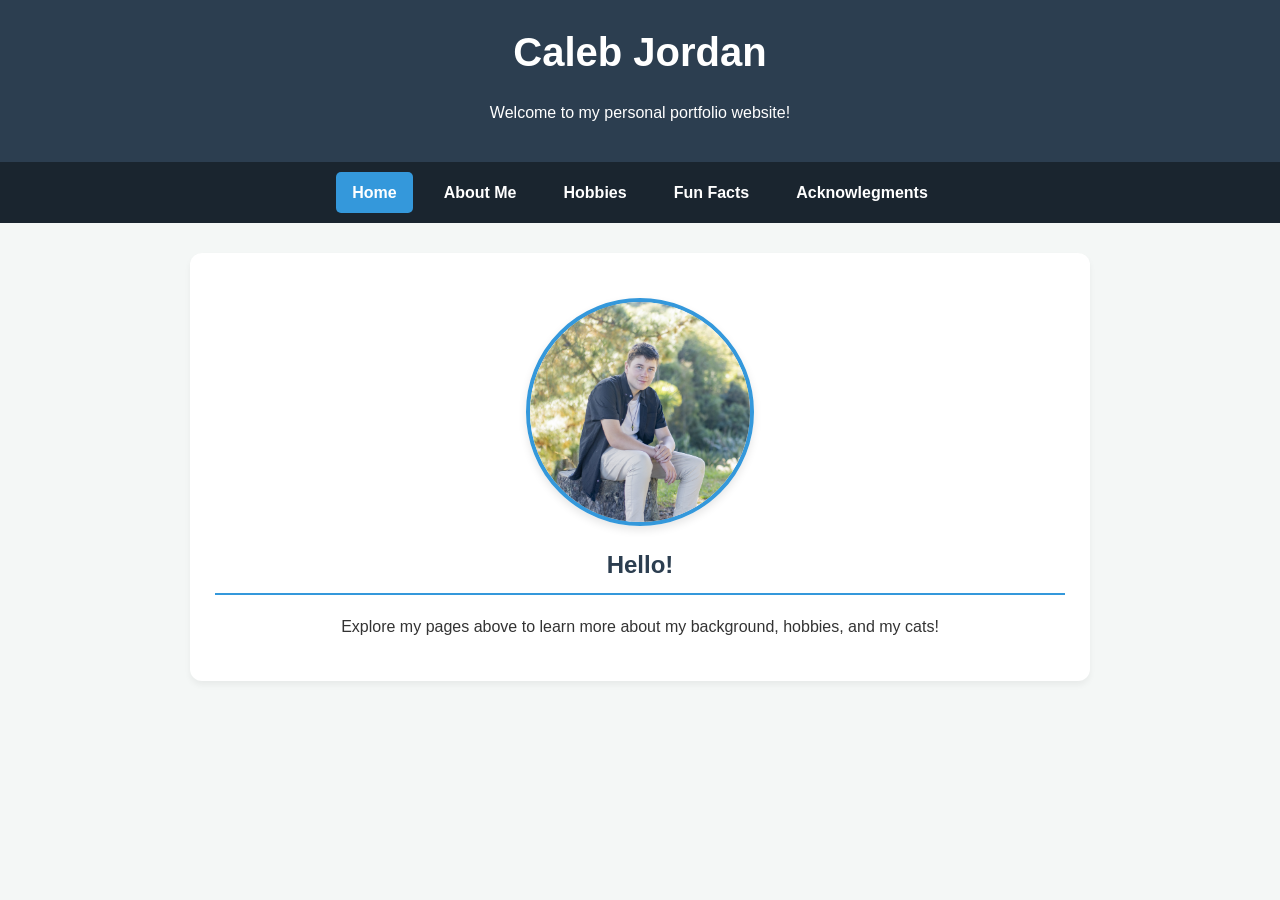
<file: index.html>
<!DOCTYPE html>
<html lang="en">
<head>
  <meta charset="UTF-8">
  <meta name="viewport" content="width=device-width, initial-scale=1.0">
  <title>Caleb Jordan - Portfolio</title>
  <link rel="stylesheet" href="CJ_Styles.css">
</head>
<body>

  <header>
    <h1>Caleb Jordan</h1>
    <p>Welcome to my personal portfolio website!</p>
  </header>

  <nav>
    <a href="index.HTML" class="active">Home</a>
    <a href="CJ_About_ME.HTML">About Me</a>
    <a href="CJ_Hobbies.HTML">Hobbies</a>
    <a href="CJ_Fun_facts.HTML">Fun Facts</a>
    <a href="CJ_Acknowledgments.HTML">Acknowlegments</a>
  </nav>

  <main class="container">
    <div class="card" style="text-align: center;">
      <img src="Photos/Mountian.jpg" alt="Caleb Jordan" class="profile-pic">
      <h2>Hello!</h2>
      <p>Explore my pages above to learn more about my background, hobbies, and my cats!</p>
    </div>
  </main>

</body>
</html>
</file>
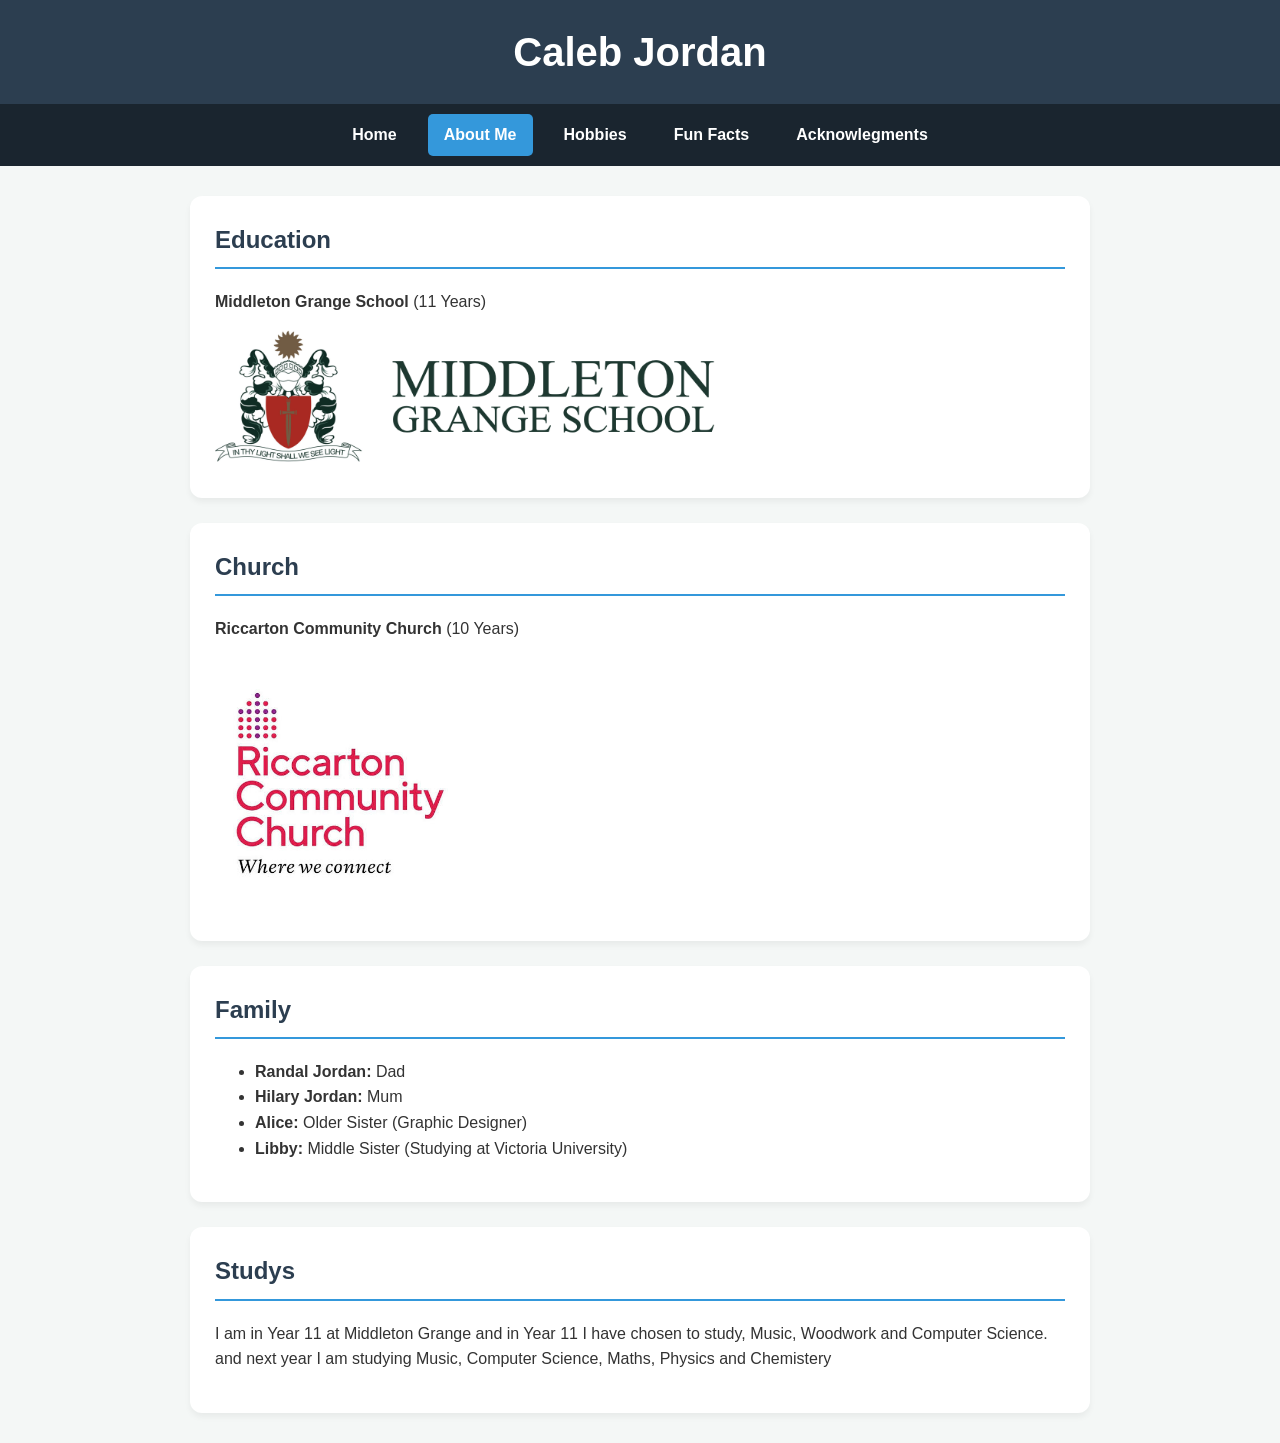
<file: CJ_About_ME.html>
<!DOCTYPE html>
<html lang="en">
<head>
  <meta charset="UTF-8">
  <meta name="viewport" content="width=device-width, initial-scale=1.0">
  <title>About Me - Caleb Jordan</title>
  <link rel="stylesheet" href="CJ_Styles.css">
</head>
<body>

  <header>
    <h1>Caleb Jordan</h1>
  </header>

  <nav>
    <a href="index.HTML">Home</a>
    <a href="CJ_About_ME.HTML" class="active">About Me</a>
    <a href="CJ_Hobbies.HTML">Hobbies</a>
    <a href="CJ_Fun_facts.HTML">Fun Facts</a>
    <a href="CJ_Acknowledgments.HTML">Acknowlegments</a>
  </nav>

  <main class="container">
    <div class="card">
      <h2>Education</h2>
      <p><strong>Middleton Grange School</strong> (11 Years)</p>
      <img src="Photos/MGS_LOGO.PNG" width="500" height="135">
    </div>

    <div class="card">
      <h2>Church</h2>
      <p><strong>Riccarton Community Church</strong> (10 Years)</p>
      <img src="Photos/RCC.png" width="250" height="250">
    </div>

    <div class="card">
      <h2>Family</h2>
      <ul>
        <li><strong>Randal Jordan:</strong> Dad</li>
        <li><strong>Hilary Jordan:</strong> Mum</li>
        <li><strong>Alice:</strong> Older Sister (Graphic Designer)</li>
        <li><strong>Libby:</strong> Middle Sister (Studying at Victoria University)</li>
      </ul>
    </div>


    <div class="card">
      <h2>Studys</h2>
      <p>I am in Year 11 at Middleton Grange and in Year 11 I have chosen to study, Music, Woodwork and Computer Science.
        and next year I am studying Music, Computer Science, Maths, Physics and Chemistery </p>
    </div>
  </main>

</body>
</html>
</file>
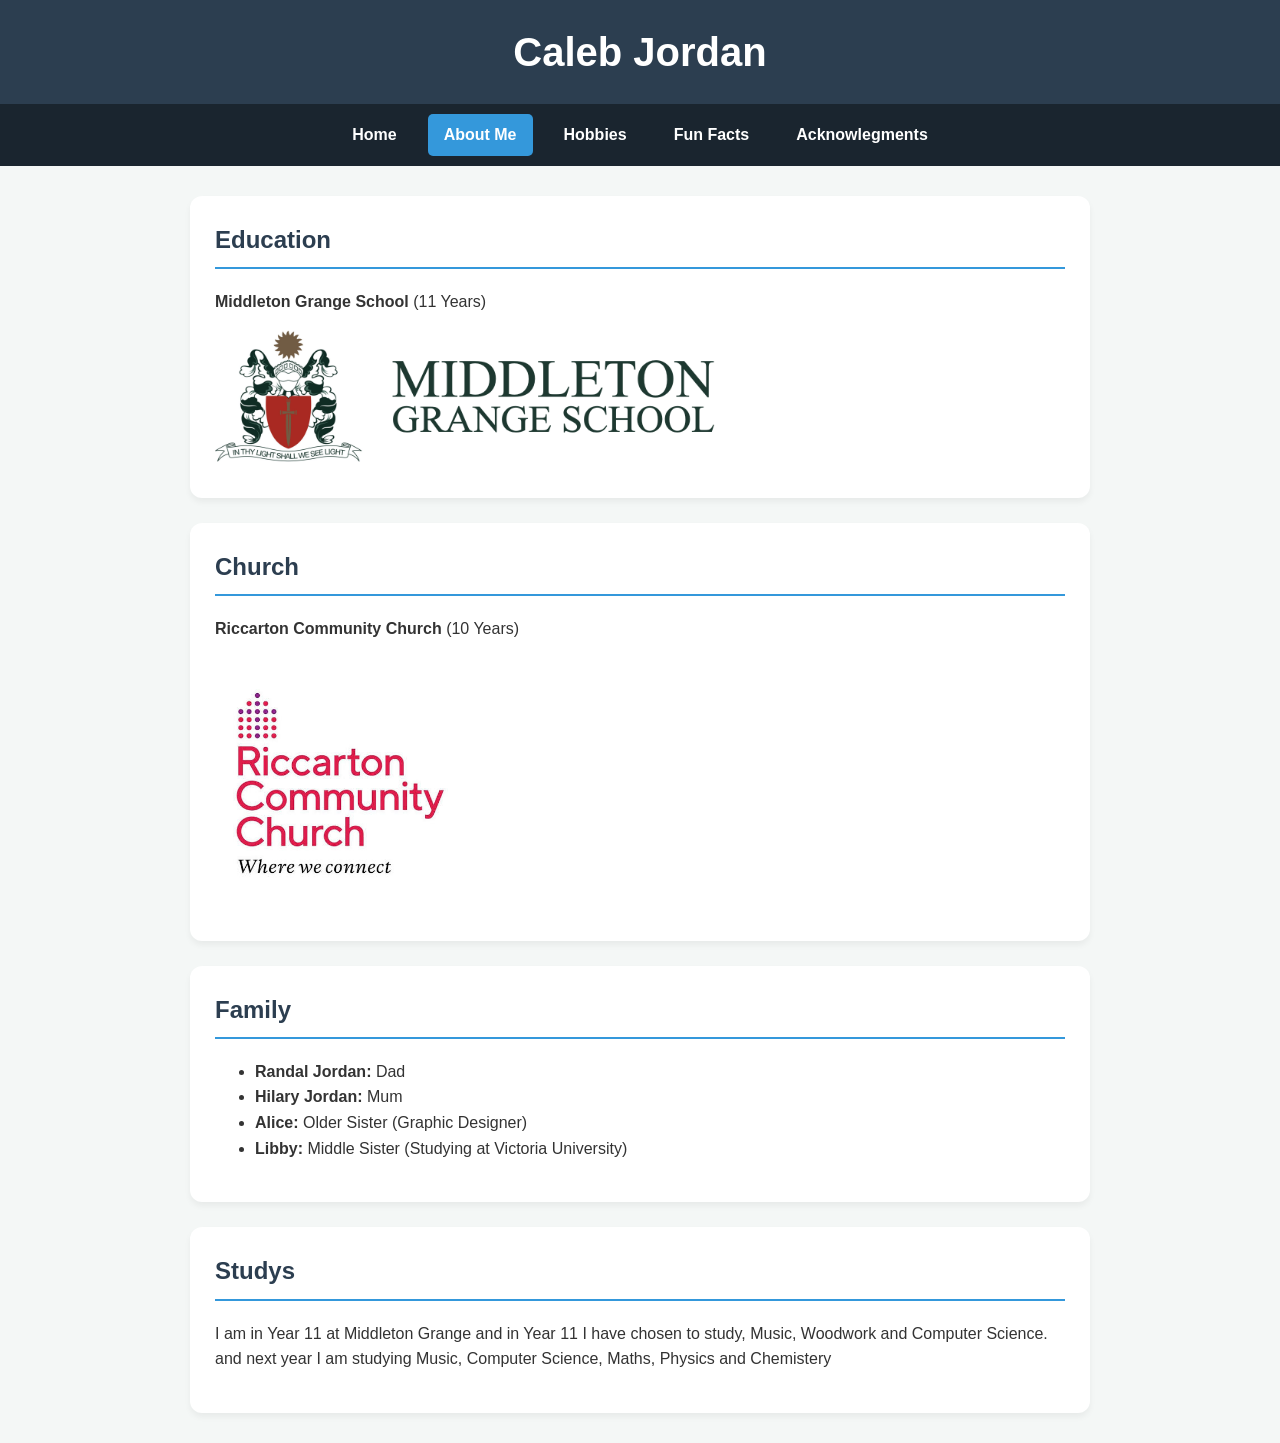
<file: CJ_About_Me.HTML>
<!DOCTYPE html>
<html lang="en">
<head>
  <meta charset="UTF-8">
  <meta name="viewport" content="width=device-width, initial-scale=1.0">
  <title>About Me - Caleb Jordan</title>
  <link rel="stylesheet" href="CJ_Styles.css">
</head>
<body>

  <header>
    <h1>Caleb Jordan</h1>
  </header>

  <nav>
    <a href="CJ_Portolio.HTML">Home</a>
    <a href="CJ_About_Me.HTML" class="active">About Me</a>
    <a href="CJ_Hobbies.HTML">Hobbies</a>
    <a href="CJ_Fun_facts.HTML">Fun Facts</a>
    <a href="CJ_Acknowledgments.HTML">Acknowlegments</a>
  </nav>

  <main class="container">
    <div class="card">
      <h2>Education</h2>
      <p><strong>Middleton Grange School</strong> (11 Years)</p>
      <img src="Photos/MGS_LOGO.PNG" width="500" height="135">
    </div>

    <div class="card">
      <h2>Church</h2>
      <p><strong>Riccarton Community Church</strong> (10 Years)</p>
      <img src="Photos/RCC.png" width="250" height="250">
    </div>

    <div class="card">
      <h2>Family</h2>
      <ul>
        <li><strong>Randal Jordan:</strong> Dad</li>
        <li><strong>Hilary Jordan:</strong> Mum</li>
        <li><strong>Alice:</strong> Older Sister (Graphic Designer)</li>
        <li><strong>Libby:</strong> Middle Sister (Studying at Victoria University)</li>
      </ul>
    </div>


    <div class="card">
      <h2>Studys</h2>
      <p>I am in Year 11 at Middleton Grange and in Year 11 I have chosen to study, Music, Woodwork and Computer Science.
        and next year I am studying Music, Computer Science, Maths, Physics and Chemistery </p>
    </div>
  </main>

</body>
</html>
</file>
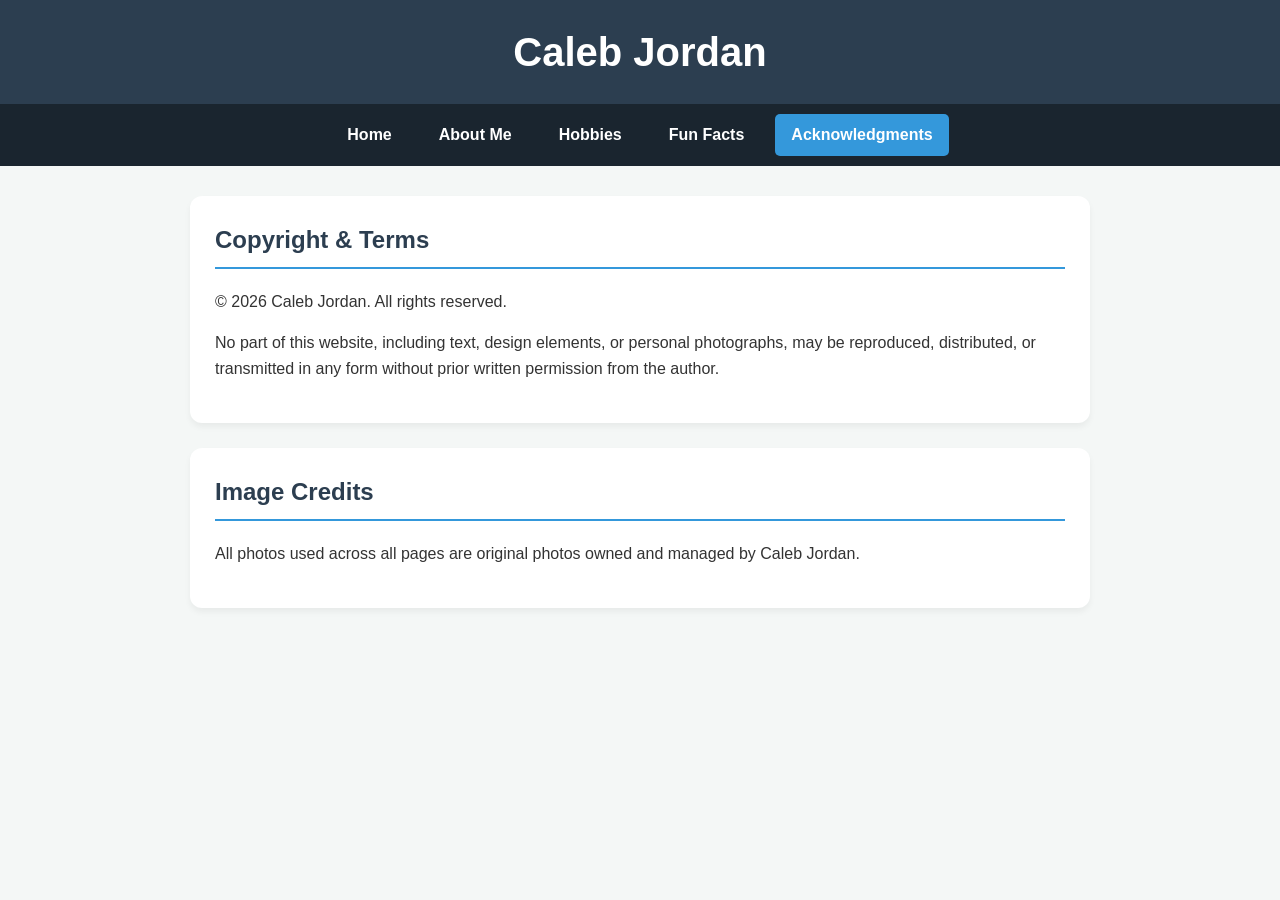
<file: CJ_Acknowledgments.HTML>
<!DOCTYPE html>
<html lang="en">
<head>
  <meta charset="UTF-8">
  <meta name="viewport" content="width=device-width, initial-scale=1.0">
  <title>Acknowledgments - Caleb Jordan</title>
  <link rel="stylesheet" href="CJ_Styles.css">
</head>
<body>

  <header>
    <h1>Caleb Jordan</h1>
  </header>

  <nav>
    <a href="index.HTML">Home</a>
    <a href="CJ_About_ME.HTML">About Me</a>
    <a href="CJ_Hobbies.HTML">Hobbies</a>
    <a href="CJ_Fun_facts.HTML">Fun Facts</a>
    <a href="CJ_Acknowledgments.HTML" class="active">Acknowledgments</a>
  </nav>

  <main class="container">
    <div class="card">
      <h2>Copyright & Terms</h2>
      <p>&copy; 2026 Caleb Jordan. All rights reserved.</p>
      <p>No part of this website, including text, design elements, or personal photographs, may be reproduced, distributed, or transmitted in any form without prior written permission from the author.</p>
    </div>

    <div class="card">
      <h2>Image Credits</h2>
      <p>All photos used across all pages are original photos owned and managed by Caleb Jordan.</p>
    </div>


</body>
</html>
</file>
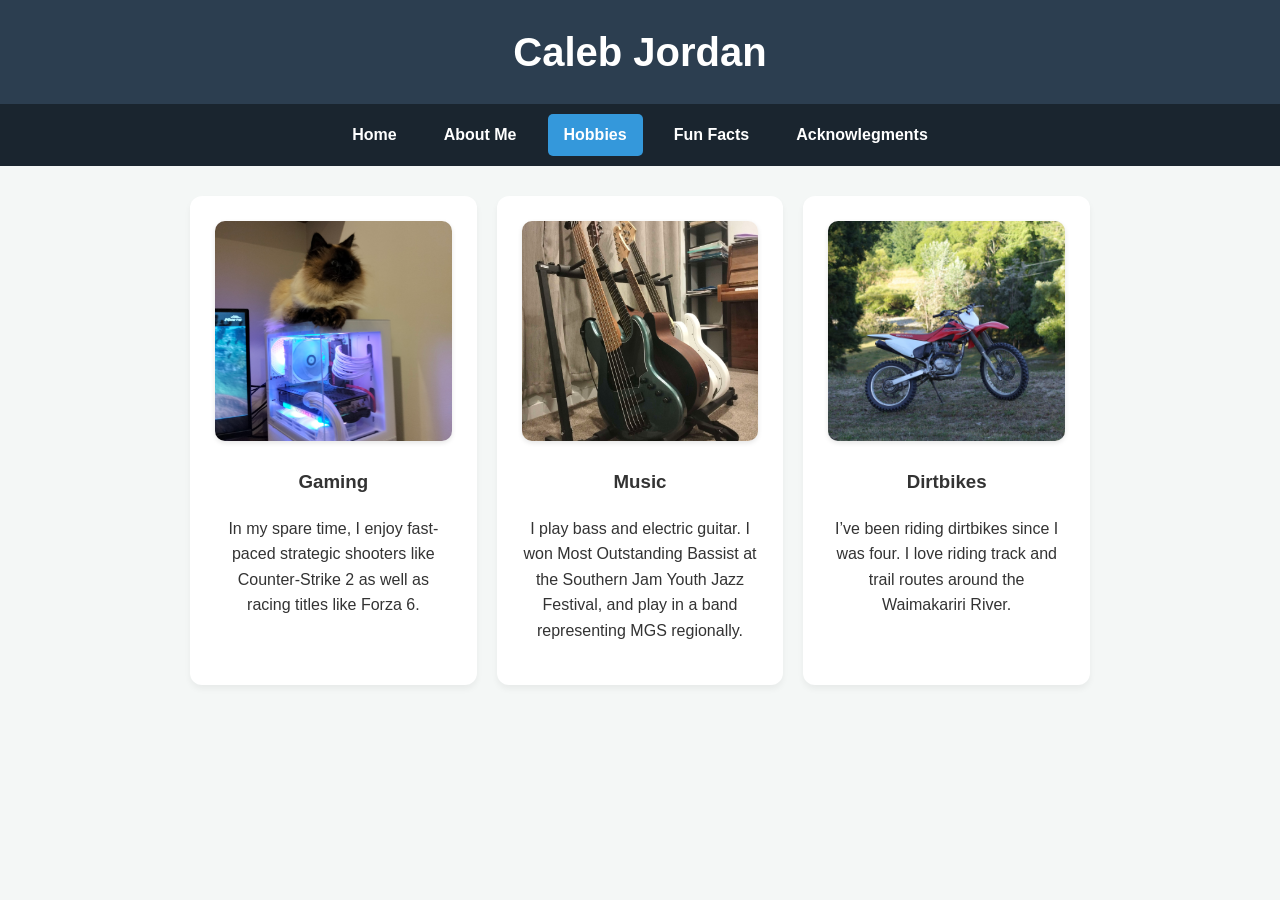
<file: CJ_Hobbies.HTML>
<!DOCTYPE html>
<html lang="en">
<head>
  <meta charset="UTF-8">
  <meta name="viewport" content="width=device-width, initial-scale=1.0">
  <title>Hobbies - Caleb Jordan</title>
  <link rel="stylesheet" href="CJ_Styles.css">
</head>
<body>

  <header>
    <h1>Caleb Jordan</h1>
  </header>

  <nav>
    <a href="index.HTML">Home</a>
    <a href="CJ_About_ME.HTML">About Me</a>
    <a href="CJ_Hobbies.HTML" class="active">Hobbies</a>
    <a href="CJ_Fun_facts.HTML">Fun Facts</a>
    <a href="CJ_Acknowledgments.HTML">Acknowlegments</a>
  </nav>

  <main class="container">
    <div class="grid-container">
      
      <div class="card grid-item">
        <img src="Photos/Gaming.JPG" alt="Gaming Setup">
        <h3>Gaming</h3>
        <p>In my spare time, I enjoy fast-paced strategic shooters like Counter-Strike 2 as well as racing titles like Forza 6.</p>
      </div>

      <div class="card grid-item">
        <img src="Photos/Bass.jpg" alt="Guitars">
        <h3>Music</h3>
        <p>I play bass and electric guitar. I won Most Outstanding Bassist at the Southern Jam Youth Jazz Festival, and play in a band representing MGS regionally.</p>
      </div>

      <div class="card grid-item">
        <img src="Photos/Dirtbike.JPG" alt="Dirtbike">
        <h3>Dirtbikes</h3>
        <p>I’ve been riding dirtbikes since I was four. I love riding track and trail routes around the Waimakariri River.</p>
      </div>

    </div>
  </main>

</body>
</html>
</file>
<file: CJ_Styles.css>
/* General Layout & Fonts */
:root {
  --primary-color: #2c3e50;
  --accent-color: #3498db;
  --bg-color: #f4f7f6;
  --card-bg: #ffffff;
  --text-color: #333333;
}

body {
  background-color: var(--bg-color);
  color: var(--text-color);
  font-family: 'Segoe UI', Tahoma, Geneva, Verdana, sans-serif;
  margin: 0;
  padding: 0;
  line-height: 1.6;
}

/* Header & Navigation */
header {
  background-color: var(--primary-color);
  color: white;
  padding: 20px 0;
  text-align: center;
}

header h1 {
  margin: 0;
  font-size: 2.5rem;
}

nav {
  display: flex;
  justify-content: center;
  gap: 15px;
  background-color: #1a252f;
  padding: 10px 0;
}

nav a {
  color: white;
  text-decoration: none;
  font-weight: 600;
  padding: 8px 16px;
  border-radius: 5px;
  transition: background-color 0.3s ease;
}

nav a:hover, nav a.active {
  background-color: var(--accent-color);
}

/* Container & Cards */
.container {
  max-width: 900px;
  margin: 30px auto;
  padding: 0 20px;
}

.card {
  background: var(--card-bg);
  padding: 25px;
  margin-bottom: 25px;
  border-radius: 12px;
  box-shadow: 0 4px 6px rgba(0, 0, 0, 0.05);
}

h2 {
  color: var(--primary-color);
  margin-top: 0;
  border-bottom: 2px solid var(--accent-color);
  padding-bottom: 8px;
}

/* Images & Media */
.profile-pic {
  display: block;
  margin: 20px auto;
  width: 220px;
  height: 220px;
  border-radius: 50%;
  object-fit: cover;
  border: 4px solid var(--accent-color);
  box-shadow: 0 4px 8px rgba(0,0,0,0.1);
}

.grid-container {
  display: grid;
  grid-template-columns: repeat(auto-fit, minmax(250px, 1fr));
  gap: 20px;
  margin-top: 20px;
}

.grid-item {
  text-align: center;
}

.grid-item img {
  width: 100%;
  height: 220px;
  object-fit: cover;
  border-radius: 10px;
  box-shadow: 0 2px 5px rgba(0,0,0,0.1);
}
</file>
